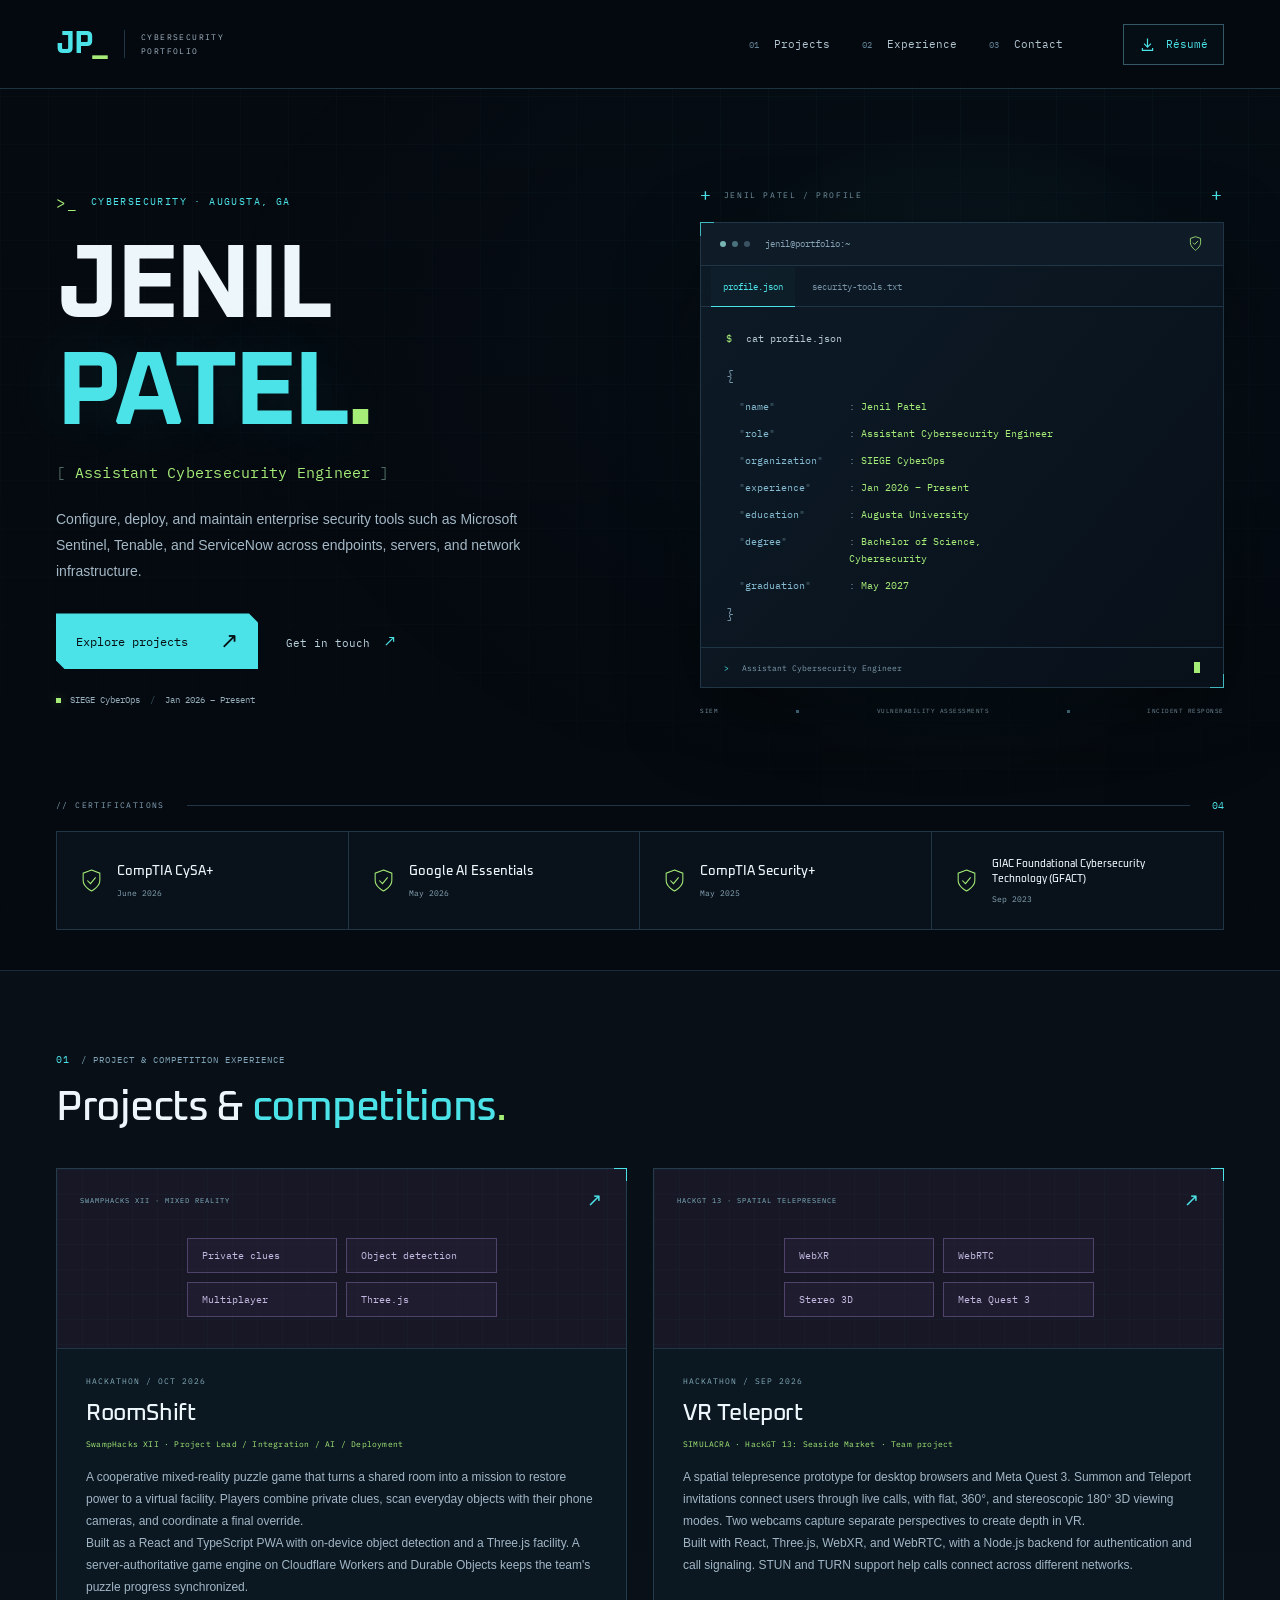
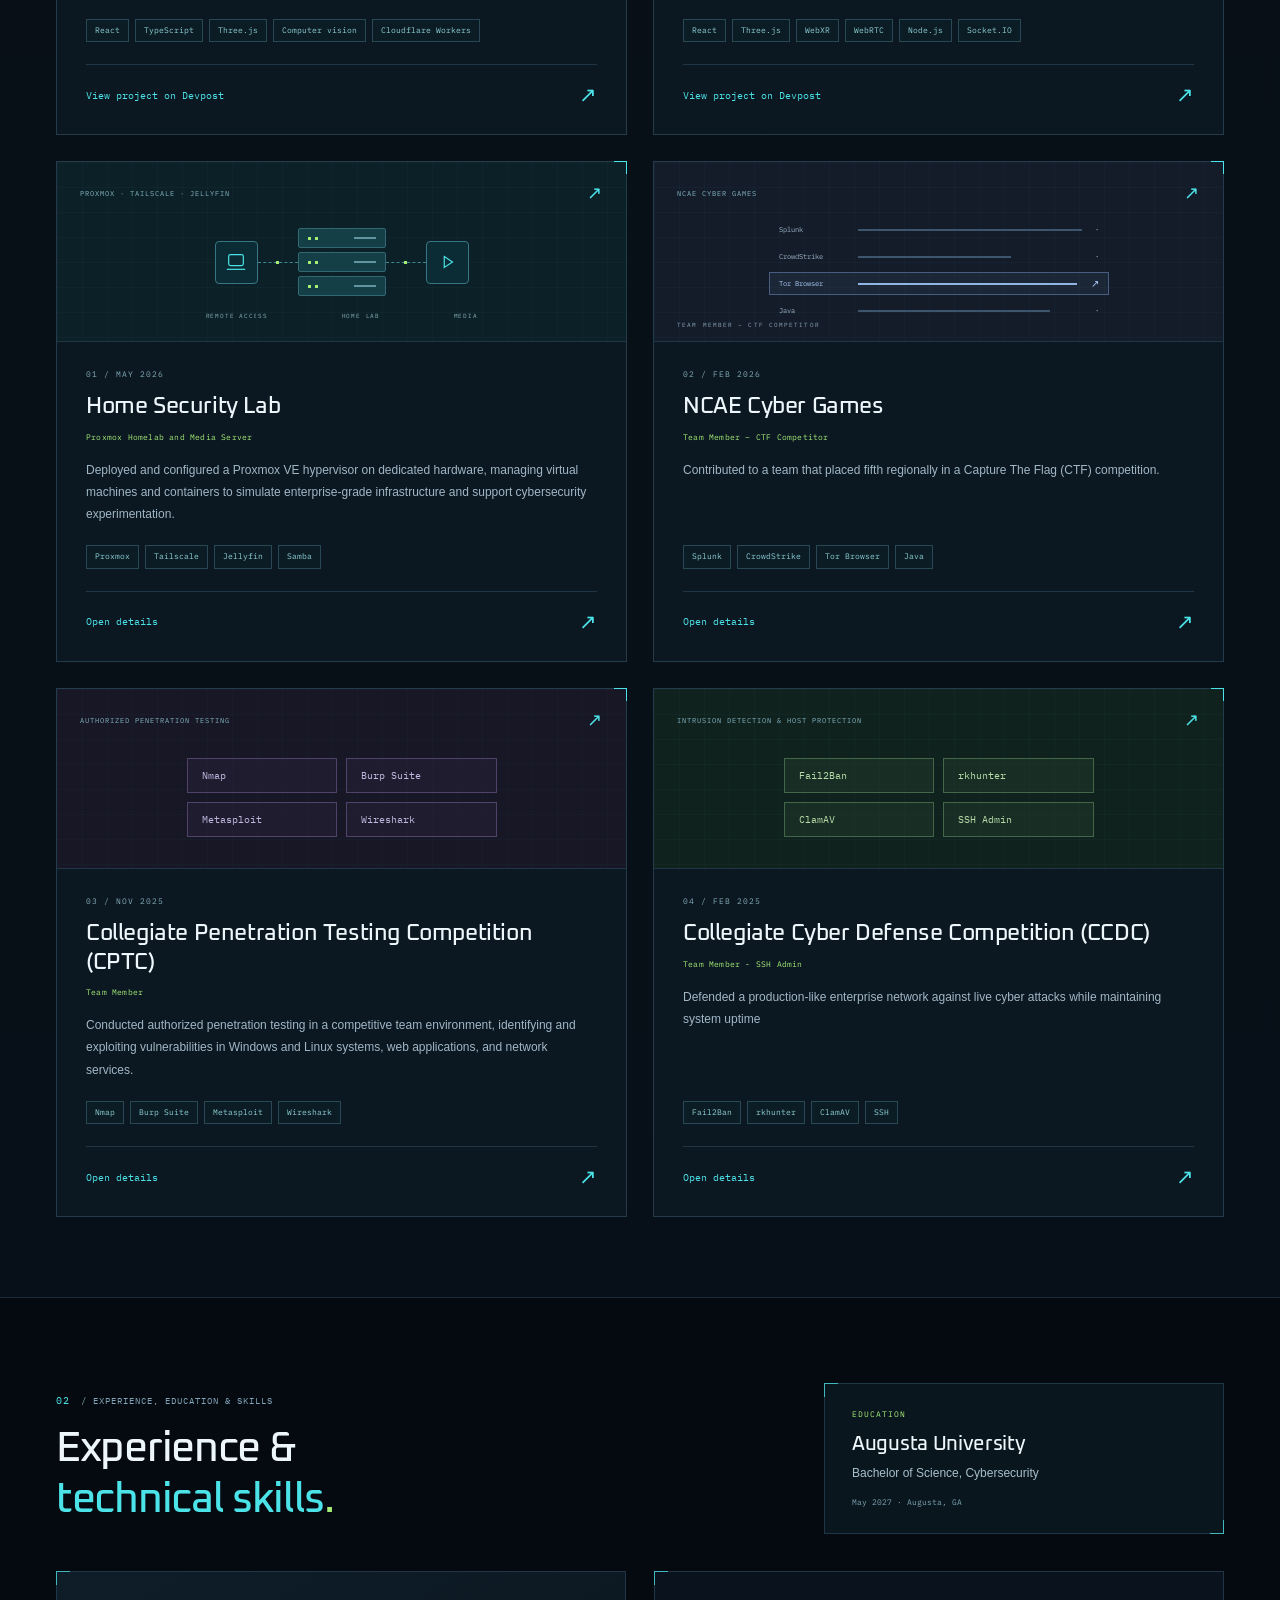
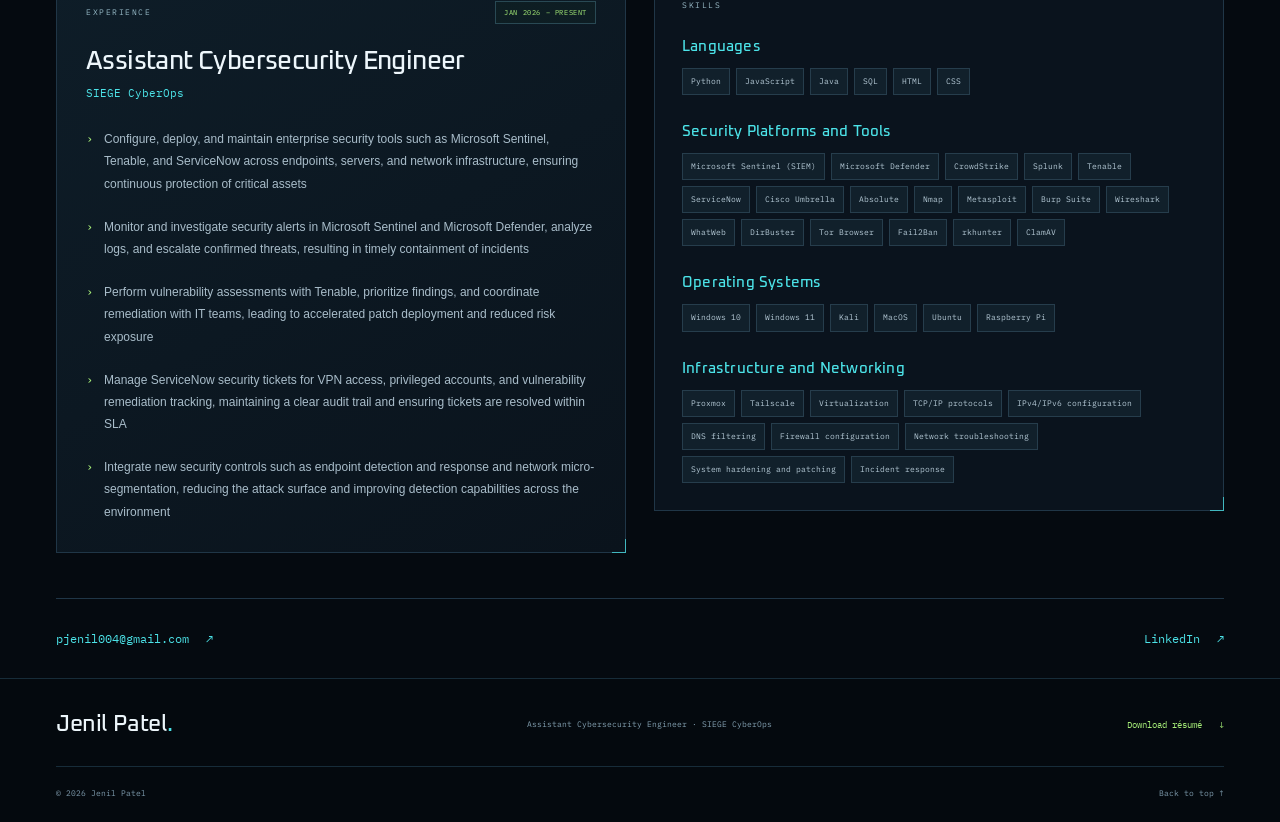
<file: index.html>
<!doctype html>
<html lang="en">
<head>
  <meta charset="UTF-8">
  <meta name="viewport" content="width=device-width, initial-scale=1">
  <meta name="theme-color" content="#050a10">
  <meta name="description" content="Jenil Patel — Assistant Cybersecurity Engineer at SIEGE CyberOps. Education, certifications, project and competition experience, and technical skills.">
  <meta property="og:title" content="Jenil Patel | Assistant Cybersecurity Engineer">
  <meta property="og:description" content="Assistant Cybersecurity Engineer at SIEGE CyberOps. Proxmox homelab, NCAE Cyber Games, CPTC, and CCDC experience.">
  <meta property="og:type" content="website">
  <title>Jenil Patel — Assistant Cybersecurity Engineer </title>
  <link rel="icon" href="./favicon.svg" type="image/svg+xml">
  <link rel="preload" href="./fonts/oxanium-bold.ttf" as="font" type="font/ttf" crossorigin>
  <link rel="stylesheet" href="./styles.css?v=original-restored">
  <script src="./app.js" defer></script>
</head>
<body>
<div class="ambient-grid" aria-hidden="true"></div>
<a class="skip" href="#main">Skip to content</a>
<header class="header"><div class="shell nav-inner">
  <a class="identity" href="#home" aria-label="Jenil Patel, home"><span class="monogram">JP<span>_</span></span><span class="identity-label">CYBERSECURITY<br>PORTFOLIO</span></a>
  <nav aria-label="Main navigation"><a href="#work"><span>01</span> Projects</a><a href="#about"><span>02</span> Experience</a><a href="#contact"><span>03</span> Contact</a></nav>
  <a class="brief-link" href="/resume"><svg viewBox="0 0 20 20" fill="none" aria-hidden="true"><path d="M10 3v10m-4-4 4 4 4-4M4 14v3h12v-3" stroke="currentColor" stroke-width="1.4"/></svg><span>Résumé</span></a>
</div></header>
<main id="main">
  <section id="home" class="hero" aria-labelledby="hero-title">
    <div class="shell hero-grid">
      <div class="hero-copy">
        <p class="eyebrow"><span class="prompt-mark">&gt;_</span> CYBERSECURITY · AUGUSTA, GA</p>
        <h1 id="hero-title">JENIL<br><span>PATEL<span class="name-period">.</span></span></h1>
        <p class="hero-role"><span aria-hidden="true">[</span> Assistant Cybersecurity Engineer <span aria-hidden="true">]</span></p>
        <p class="hero-description">Configure, deploy, and maintain enterprise security tools such as Microsoft Sentinel, Tenable, and ServiceNow across endpoints, servers, and network infrastructure.</p>
        <div class="hero-actions"><a class="primary-button" href="#work">Explore projects <span aria-hidden="true">↗</span></a><a class="secondary-link" href="mailto:pjenil004@gmail.com">Get in touch <span aria-hidden="true">↗</span></a></div>
        <div class="hero-note"><span class="status-dot"></span> SIEGE CyberOps <span class="note-divider">/</span> Jan 2026 – Present</div>
      </div>
      <div class="terminal-wrap">
        <div class="terminal-label"><span class="mini-cross" aria-hidden="true">+</span><span>JENIL PATEL / PROFILE</span><span class="terminal-mark" aria-hidden="true">+</span></div>
        <div class="terminal tech-panel">
          <div class="terminal-chrome"><div class="window-dots" aria-hidden="true"><i></i><i></i><i></i></div><span>jenil@portfolio:~</span><svg viewBox="0 0 20 20" fill="none" aria-hidden="true"><path d="m10 2 6 2v5c0 5-6 9-6 9S4 14 4 9V4l6-2Z" stroke="currentColor"/><path d="m7 9 2 2 4-4" stroke="currentColor"/></svg></div>
          <div class="terminal-tabs" role="tablist" aria-label="Profile terminal"><button id="profile-tab" type="button" role="tab" aria-selected="true" aria-controls="profile-panel" data-terminal="profile">profile.json</button><button id="stack-tab" type="button" role="tab" aria-selected="false" aria-controls="stack-panel" tabindex="-1" data-terminal="stack">security-tools.txt</button></div>
          <div id="profile-panel" class="terminal-content" role="tabpanel" aria-labelledby="profile-tab" tabindex="0">
            <div class="terminal-command"><span>$</span> cat profile.json</div>
            <div class="json-brace" aria-hidden="true">{</div>
            <dl class="profile-data"><div><dt>name</dt><dd>Jenil Patel</dd></div><div><dt>role</dt><dd> Assistant Cybersecurity Engineer</dd></div><div><dt>organization</dt><dd>SIEGE CyberOps</dd></div><div><dt>experience</dt><dd>Jan 2026 – Present</dd></div><div><dt>education</dt><dd>Augusta University</dd></div><div><dt>degree</dt><dd>Bachelor of Science,<br>Cybersecurity</dd></div><div><dt>graduation</dt><dd>May 2027</dd></div></dl>
            <div class="json-brace" aria-hidden="true">}</div>
          </div>
          <div id="stack-panel" class="terminal-content" role="tabpanel" aria-labelledby="stack-tab" tabindex="0" hidden>
            <div class="terminal-command"><span>$</span> cat security-tools.txt</div>
            <ul class="terminal-stack"><li>Microsoft Sentinel (SIEM)</li><li>Microsoft Defender</li><li>CrowdStrike</li><li>Splunk</li><li>Tenable</li><li>ServiceNow</li><li>Cisco Umbrella</li><li>Absolute</li></ul>
          </div>
          <div class="terminal-footer"><span><span aria-hidden="true">&gt;</span> Assistant Cybersecurity Engineer</span><span class="terminal-cursor" aria-hidden="true"></span></div>
        </div>
        <div class="terminal-caption"><span>SIEM</span><i aria-hidden="true"></i><span>VULNERABILITY ASSESSMENTS</span><i aria-hidden="true"></i><span>INCIDENT RESPONSE</span></div>
      </div>
    </div>
    <div class="shell cert-heading"><span class="eyebrow">// CERTIFICATIONS</span><span class="cert-rule" aria-hidden="true"></span><span class="cert-count">04</span></div>
    <div class="shell credentials" aria-label="Certifications"><div class="credential"><svg viewBox="0 0 24 24" fill="none" aria-hidden="true"><path d="m12 2 8 3v7c0 6-8 10-8 10S4 18 4 12V5l8-3Z" stroke="currentColor"/><path d="m8 12 3 3 5-6" stroke="currentColor"/></svg><div><strong>CompTIA CySA+</strong><span>June 2026</span></div></div><div class="credential"><svg viewBox="0 0 24 24" fill="none" aria-hidden="true"><path d="m12 2 8 3v7c0 6-8 10-8 10S4 18 4 12V5l8-3Z" stroke="currentColor"/><path d="m8 12 3 3 5-6" stroke="currentColor"/></svg><div><strong>Google AI Essentials</strong><span>May 2026</span></div></div><div class="credential"><svg viewBox="0 0 24 24" fill="none" aria-hidden="true"><path d="m12 2 8 3v7c0 6-8 10-8 10S4 18 4 12V5l8-3Z" stroke="currentColor"/><path d="m8 12 3 3 5-6" stroke="currentColor"/></svg><div><strong>CompTIA Security+</strong><span>May 2025</span></div></div><div class="credential"><svg viewBox="0 0 24 24" fill="none" aria-hidden="true"><path d="m12 2 8 3v7c0 6-8 10-8 10S4 18 4 12V5l8-3Z" stroke="currentColor"/><path d="m8 12 3 3 5-6" stroke="currentColor"/></svg><div><strong>GIAC Foundational Cybersecurity Technology (GFACT)</strong><span>Sep 2023</span></div></div></div>
  </section>
  <section id="work" class="work-section" aria-labelledby="work-title"><div class="shell">
    <div class="section-heading"><div><p class="eyebrow"><span class="section-index">01</span> / PROJECT &amp; COMPETITION EXPERIENCE</p><h2 id="work-title">Projects &amp; <em>competitions</em><span class="heading-dot">.</span></h2></div></div>
    <div class="project-grid"><article class="project">
<div class="project-visual tools-visual" aria-hidden="true"><div class="visual-top"><span>SWAMPHACKS XII · MIXED REALITY</span><span>↗</span></div><div class="visual-tool-grid"><span>Private clues</span><span>Object detection</span><span>Multiplayer</span><span>Three.js</span></div></div>
<div class="project-body"><div class="project-category">HACKATHON / OCT 2026</div><h3>RoomShift</h3><p class="project-role">SwampHacks XII · Project Lead / Integration / AI / Deployment</p>
<p>A cooperative mixed-reality puzzle game that turns a shared room into a mission to restore power to a virtual facility. Players combine private clues, scan everyday objects with their phone cameras, and coordinate a final override.</p>
<p>Built as a React and TypeScript PWA with on-device object detection and a Three.js facility. A server-authoritative game engine on Cloudflare Workers and Durable Objects keeps the team's puzzle progress synchronized.</p>
<div class="tags"><span>React</span><span>TypeScript</span><span>Three.js</span><span>Computer vision</span><span>Cloudflare Workers</span></div>
<a class="project-link" href="https://devpost.com/software/roomshift-0bgn94" target="_blank" rel="noopener noreferrer">View project on Devpost <span aria-hidden="true">↗</span></a></div></article><article class="project">
      <div class="project-visual tools-visual" aria-hidden="true">
        <div class="visual-top"><span>HACKGT 13 · SPATIAL TELEPRESENCE</span><span>↗</span></div>
        <div class="visual-tool-grid"><span>WebXR</span><span>WebRTC</span><span>Stereo 3D</span><span>Meta Quest 3</span></div>
      </div>
      <div class="project-body">
        <div class="project-category">HACKATHON / SEP 2026</div>
        <h3>VR Teleport</h3>
        <p class="project-role">SIMULACRA · HackGT 13: Seaside Market · Team project</p>
        <p>A spatial telepresence prototype for desktop browsers and Meta Quest 3. Summon and Teleport invitations connect users through live calls, with flat, 360°, and stereoscopic 180° 3D viewing modes. Two webcams capture separate perspectives to create depth in VR.</p>
        <p>Built with React, Three.js, WebXR, and WebRTC, with a Node.js backend for authentication and call signaling. STUN and TURN support help calls connect across different networks.</p>
        <div class="tags"><span>React</span><span>Three.js</span><span>WebXR</span><span>WebRTC</span><span>Node.js</span><span>Socket.IO</span></div>
        <a class="project-link" href="https://devpost.com/software/vr-teleport" target="_blank" rel="noopener noreferrer">View project on Devpost <span aria-hidden="true">↗</span></a>
      </div>
    </article><article class="project"><div class="project-visual infra-visual" aria-hidden="true"><div class="visual-top"><span>PROXMOX · TAILSCALE · JELLYFIN</span><span>↗</span></div><div class="infra-diagram"><div class="network-node remote"><svg viewBox="0 0 24 24"><rect x="4" y="4" width="16" height="12" rx="2"/><path d="M2 20h20"/></svg></div><div class="network-connector"><span></span></div><div class="server-stack"><div><i></i><i></i><span></span></div><div><i></i><i></i><span></span></div><div><i></i><i></i><span></span></div></div><div class="network-connector"><span></span></div><div class="network-node"><svg viewBox="0 0 24 24"><path d="m9 6 9 6-9 6V6Z"/></svg></div></div><div class="infra-labels"><span>REMOTE ACCESS</span><span>HOME LAB</span><span>MEDIA</span></div></div><div class="project-body"><div class="project-category">01 / MAY 2026</div><h3>Home Security Lab</h3><p class="project-role">Proxmox Homelab and Media Server</p><p>Deployed and configured a Proxmox VE hypervisor on dedicated hardware, managing virtual machines and containers to simulate enterprise-grade infrastructure and support cybersecurity experimentation.</p><div class="tags"><span>Proxmox</span><span>Tailscale</span><span>Jellyfin</span><span>Samba</span></div><button class="project-link" data-project="homelab">Open details <span aria-hidden="true">↗</span></button></div></article><article class="project"><div class="project-visual analysis-visual" aria-hidden="true"><div class="visual-top"><span>NCAE CYBER GAMES</span><span>↗</span></div><div class="log-visual"><div class="log-row"><span>Splunk</span><i style="--w:75%"></i><b>·</b></div><div class="log-row"><span>CrowdStrike</span><i style="--w:48%"></i><b>·</b></div><div class="log-row log-highlight"><span>Tor Browser</span><i style="--w:86%"></i><b>↗</b></div><div class="log-row"><span>Java</span><i style="--w:60%"></i><b>·</b></div></div><div class="visual-caption">TEAM MEMBER – CTF COMPETITOR</div></div><div class="project-body"><div class="project-category">02 / FEB 2026</div><h3>NCAE Cyber Games</h3><p class="project-role">Team Member – CTF Competitor</p><p>Contributed to a team that placed fifth regionally in a Capture The Flag (CTF) competition.</p><div class="tags"><span>Splunk</span><span>CrowdStrike</span><span>Tor Browser</span><span>Java</span></div><button class="project-link" data-project="ncae">Open details <span aria-hidden="true">↗</span></button></div></article><article class="project"><div class="project-visual tools-visual " aria-hidden="true"><div class="visual-top"><span>AUTHORIZED PENETRATION TESTING</span><span>↗</span></div><div class="visual-tool-grid"><span>Nmap</span><span>Burp Suite</span><span>Metasploit</span><span>Wireshark</span></div></div><div class="project-body"><div class="project-category">03 / NOV 2025</div><h3>Collegiate Penetration Testing Competition (CPTC)</h3><p class="project-role">Team Member</p><p>Conducted authorized penetration testing in a competitive team environment, identifying and exploiting vulnerabilities in Windows and Linux systems, web applications, and network services.</p><div class="tags"><span>Nmap</span><span>Burp Suite</span><span>Metasploit</span><span>Wireshark</span></div><button class="project-link" data-project="cptc">Open details <span aria-hidden="true">↗</span></button></div></article><article class="project"><div class="project-visual tools-visual defense-visual" aria-hidden="true"><div class="visual-top"><span>INTRUSION DETECTION &amp; HOST PROTECTION</span><span>↗</span></div><div class="visual-tool-grid"><span>Fail2Ban</span><span>rkhunter</span><span>ClamAV</span><span>SSH Admin</span></div></div><div class="project-body"><div class="project-category">04 / FEB 2025</div><h3>Collegiate Cyber Defense Competition (CCDC)</h3><p class="project-role">Team Member - SSH Admin</p><p>Defended a production-like enterprise network against live cyber attacks while maintaining system uptime</p><div class="tags"><span>Fail2Ban</span><span>rkhunter</span><span>ClamAV</span><span>SSH</span></div><button class="project-link" data-project="ccdc">Open details <span aria-hidden="true">↗</span></button></div></article></div>
  </div></section>
  <section id="about" class="about-section" aria-labelledby="about-title"><div class="shell">
    <div class="section-heading"><div><p class="eyebrow"><span class="section-index">02</span> / EXPERIENCE, EDUCATION &amp; SKILLS</p><h2 id="about-title">Experience &amp;<br><em>technical skills</em><span class="heading-dot">.</span></h2></div><div class="education tech-panel"><p class="eyebrow">EDUCATION</p><h3>Augusta University</h3><p>Bachelor of Science, Cybersecurity</p><span>May 2027 · Augusta, GA</span></div></div>
    <div class="experience-grid">
      <div class="soc-experience tech-panel"><div class="experience-heading"><span class="eyebrow">EXPERIENCE</span><span class="date-tag">JAN 2026 – PRESENT</span></div><h3>Assistant Cybersecurity Engineer</h3><p class="organization">SIEGE CyberOps</p><ul class="experience-bullets"><li>Configure, deploy, and maintain enterprise security tools such as Microsoft Sentinel, Tenable, and ServiceNow across endpoints, servers, and network infrastructure, ensuring continuous protection of critical assets</li><li>Monitor and investigate security alerts in Microsoft Sentinel and Microsoft Defender, analyze logs, and escalate confirmed threats, resulting in timely containment of incidents</li><li>Perform vulnerability assessments with Tenable, prioritize findings, and coordinate remediation with IT teams, leading to accelerated patch deployment and reduced risk exposure</li><li>Manage ServiceNow security tickets for VPN access, privileged accounts, and vulnerability remediation tracking, maintaining a clear audit trail and ensuring tickets are resolved within SLA</li><li>Integrate new security controls such as endpoint detection and response and network micro-segmentation, reducing the attack surface and improving detection capabilities across the environment</li></ul></div>
      <div class="skills tech-panel"><p class="eyebrow">SKILLS</p><div class="skill-group"><h3>Languages</h3><div class="tool-grid"><span>Python</span><span>JavaScript</span><span>Java</span><span>SQL</span><span>HTML</span><span>CSS</span></div></div><div class="skill-group"><h3>Security Platforms and Tools</h3><div class="tool-grid"><span>Microsoft Sentinel (SIEM)</span><span>Microsoft Defender</span><span>CrowdStrike</span><span>Splunk</span><span>Tenable</span><span>ServiceNow</span><span>Cisco Umbrella</span><span>Absolute</span><span>Nmap</span><span>Metasploit</span><span>Burp Suite</span><span>Wireshark</span><span>WhatWeb</span><span>DirBuster</span><span>Tor Browser</span><span>Fail2Ban</span><span>rkhunter</span><span>ClamAV</span></div></div><div class="skill-group"><h3>Operating Systems</h3><div class="tool-grid"><span>Windows 10</span><span>Windows 11</span><span>Kali</span><span>MacOS</span><span>Ubuntu</span><span>Raspberry Pi</span></div></div><div class="skill-group"><h3>Infrastructure and Networking</h3><div class="tool-grid"><span>Proxmox</span><span>Tailscale</span><span>Virtualization</span><span>TCP/IP protocols</span><span>IPv4/IPv6 configuration</span><span>DNS filtering</span><span>Firewall configuration</span><span>Network troubleshooting</span><span>System hardening and patching</span><span>Incident response</span></div></div></div>
    </div>
    <div id="contact" class="contact-strip"><a href="mailto:pjenil004@gmail.com">pjenil004@gmail.com <span aria-hidden="true">↗</span></a><a href="https://www.linkedin.com/in/jeni1-patel/" target="_blank" rel="noopener noreferrer">LinkedIn <span aria-hidden="true">↗</span></a></div>
  </div></section>

</main>
<footer><div class="shell footer-inner"><a href="#home" class="footer-name">Jenil Patel<span>.</span></a><p>Assistant Cybersecurity Engineer · SIEGE CyberOps</p><a href="./Jenil-Patel-Resume.pdf" download>Download résumé <span aria-hidden="true">↓</span></a></div><div class="shell footer-bottom"><span>© 2026 Jenil Patel</span><a href="#home">Back to top ↑</a></div></footer>
<dialog id="project-dialog" aria-labelledby="dialog-title"><button class="dialog-close" aria-label="Close project details">✕</button><div class="dialog-content"><p id="dialog-category" class="eyebrow"></p><h2 id="dialog-title"></h2><p id="dialog-intro" class="dialog-intro"></p><ul id="dialog-details"></ul><div id="dialog-tags" class="tags"></div><a class="dialog-footnote" href="./Jenil-Patel-Resume.pdf" download>Download résumé ↓</a></div></dialog>
<!-- Cloudflare Web Analytics -->
<script type="module" src="https://static.cloudflareinsights.com/beacon.min.js" data-cf-beacon='{"token": "eb504ef2a887415ca634a915cc1876cf"}'></script>
<!-- End Cloudflare Web Analytics -->
</body>
</html>
</file>
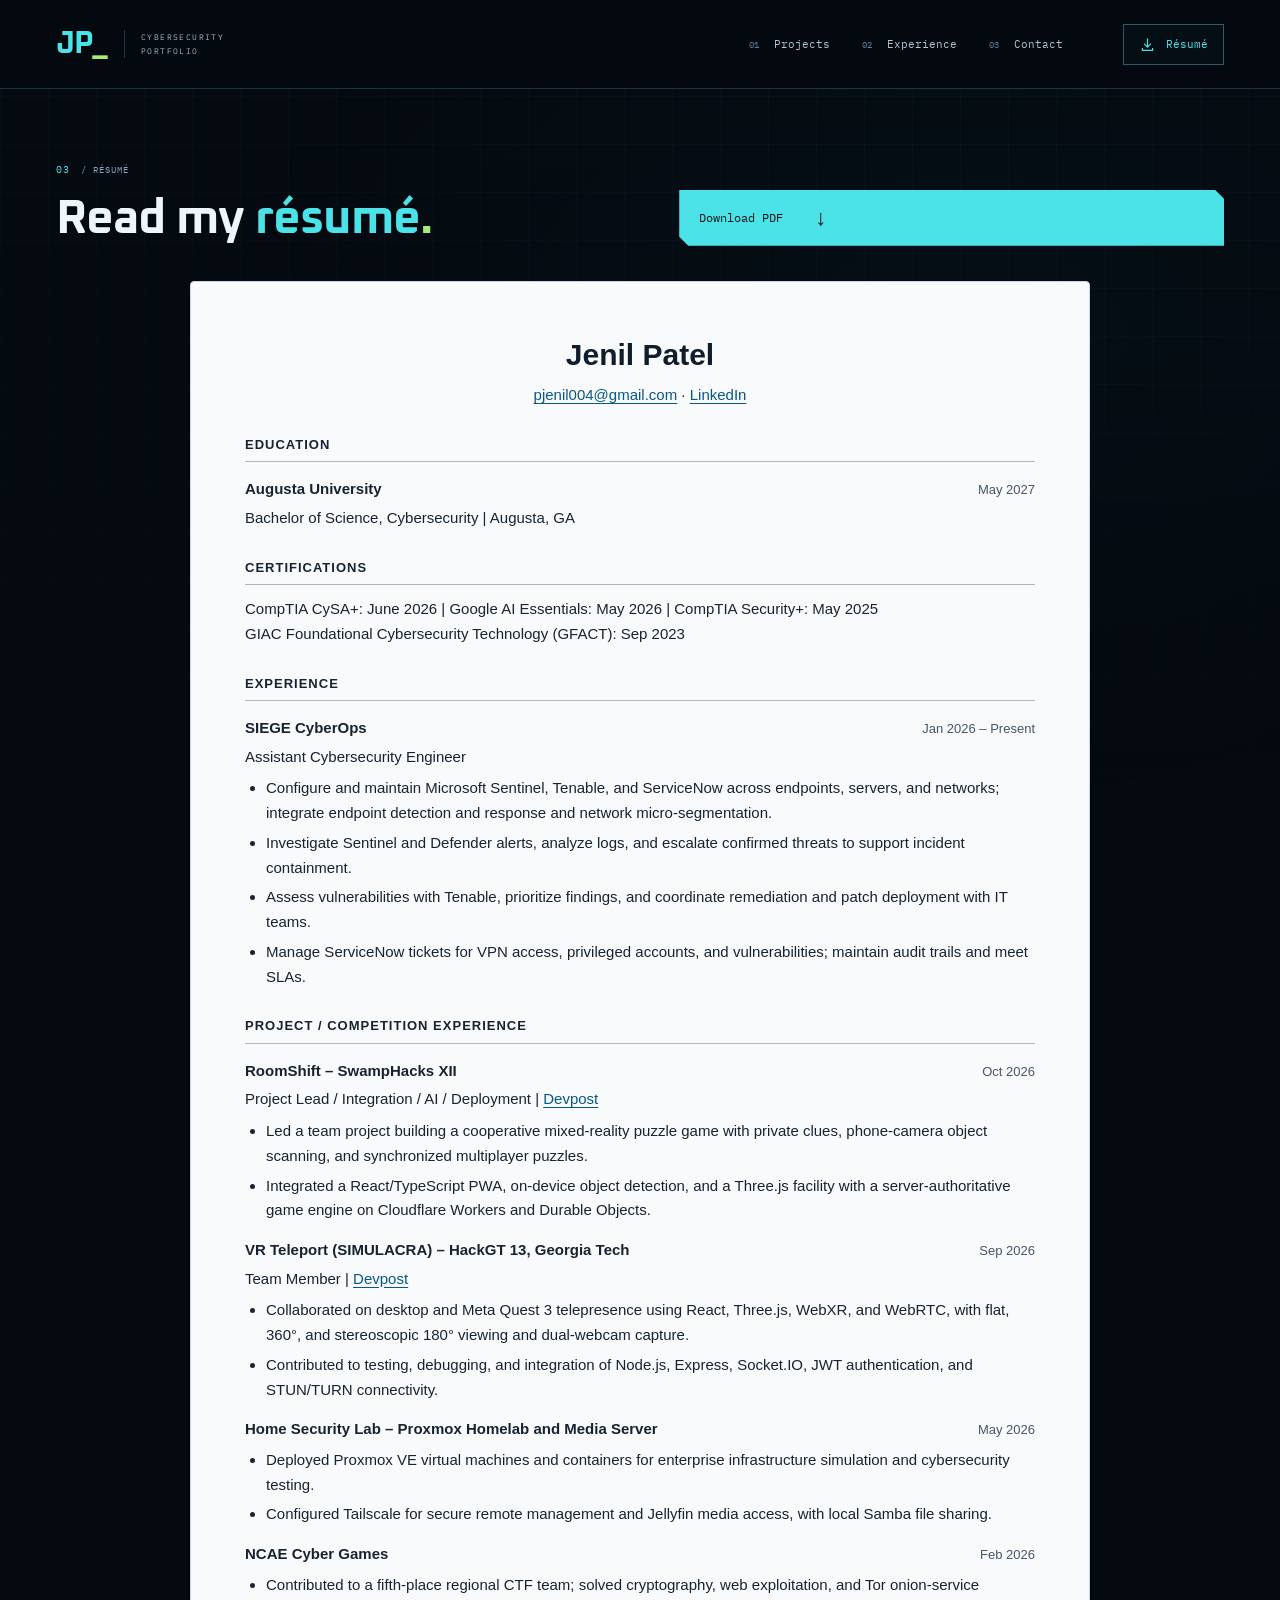
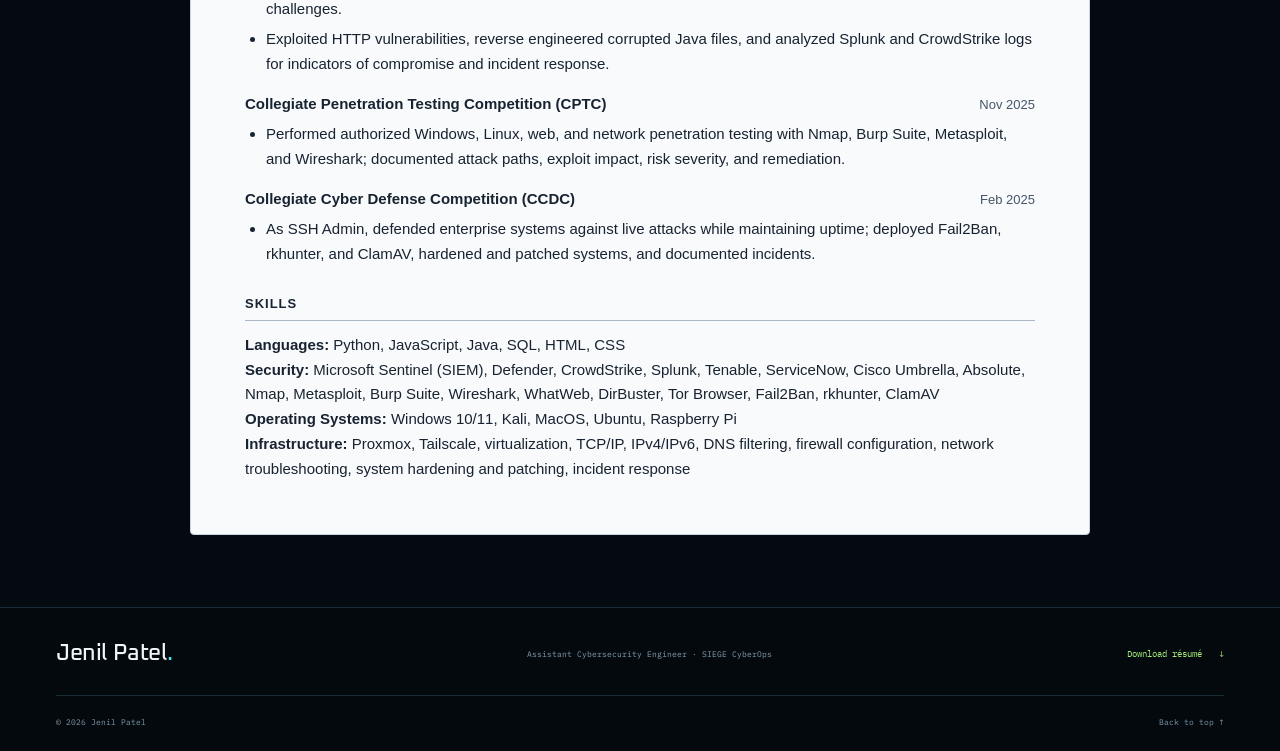
<file: resume/index.html>
<!doctype html>
<html lang="en">
<head>
  <meta charset="UTF-8">
  <meta name="viewport" content="width=device-width, initial-scale=1">
  <meta name="theme-color" content="#050a10">
  <meta name="description" content="Read Jenil Patel’s résumé: cybersecurity experience, certifications, technical skills, and hackathon projects.">
  <meta property="og:title" content="Résumé | Jenil Patel">
  <meta property="og:description" content="Assistant Cybersecurity Engineer at SIEGE CyberOps. Proxmox homelab, NCAE Cyber Games, CPTC, and CCDC experience.">
  <meta property="og:type" content="website">
  <title>Résumé | Jenil Patel</title>
  <link rel="icon" href="/favicon.svg" type="image/svg+xml">
  <link rel="preload" href="/fonts/oxanium-bold.ttf" as="font" type="font/ttf" crossorigin>
  <link rel="stylesheet" href="/styles.css?v=original-restored">
  </head>
<body class="resume-page">
<div class="ambient-grid" aria-hidden="true"></div>
<a class="skip" href="#main">Skip to content</a>
<header class="header"><div class="shell nav-inner">
  <a class="identity" href="/#home" aria-label="Jenil Patel, home"><span class="monogram">JP<span>_</span></span><span class="identity-label">CYBERSECURITY<br>PORTFOLIO</span></a>
  <nav aria-label="Main navigation"><a href="/#work"><span>01</span> Projects</a><a href="/#about"><span>02</span> Experience</a><a href="/#contact"><span>03</span> Contact</a></nav>
  <a class="brief-link" href="/resume" aria-current="page"><svg viewBox="0 0 20 20" fill="none" aria-hidden="true"><path d="M10 3v10m-4-4 4 4 4-4M4 14v3h12v-3" stroke="currentColor" stroke-width="1.4"/></svg><span>Résumé</span></a>
</div></header>
<main id="main"><section id="resume" class="resume-section" aria-labelledby="resume-title"><div class="shell"><div class="section-heading"><div><p class="eyebrow"><span class="section-index">03</span> / RÉSUMÉ</p><h1 id="resume-title">Read my <em>résumé</em><span class="heading-dot">.</span></h1></div><a class="primary-button" href="/Jenil-Patel-Resume.pdf" download>Download PDF <span aria-hidden="true">↓</span></a></div><div class="resume-paper"><h3>Jenil Patel</h3><p class="resume-contact"><a href="mailto:pjenil004@gmail.com">pjenil004@gmail.com</a> · <a href="https://www.linkedin.com/in/jeni1-patel/">LinkedIn</a></p><h4>EDUCATION</h4><div class="resume-entry"><h5>Augusta University</h5><span>May 2027</span></div><p>Bachelor of Science, Cybersecurity | Augusta, GA</p><h4>CERTIFICATIONS</h4><p>CompTIA CySA+: June 2026 | Google AI Essentials: May 2026 | CompTIA Security+: May 2025<br/>GIAC Foundational Cybersecurity Technology (GFACT): Sep 2023</p><h4>EXPERIENCE</h4><div class="resume-entry"><h5>SIEGE CyberOps</h5><span>Jan 2026 – Present</span></div><p>Assistant Cybersecurity Engineer</p><ul><li>Configure and maintain Microsoft Sentinel, Tenable, and ServiceNow across endpoints, servers, and networks; integrate endpoint detection and response and network micro-segmentation.</li><li>Investigate Sentinel and Defender alerts, analyze logs, and escalate confirmed threats to support incident containment.</li><li>Assess vulnerabilities with Tenable, prioritize findings, and coordinate remediation and patch deployment with IT teams.</li><li>Manage ServiceNow tickets for VPN access, privileged accounts, and vulnerabilities; maintain audit trails and meet SLAs.</li></ul><h4>PROJECT / COMPETITION EXPERIENCE</h4><div class="resume-entry"><h5>RoomShift – SwampHacks XII</h5><span>Oct 2026</span></div><p>Project Lead / Integration / AI / Deployment | <a href="https://devpost.com/software/roomshift-0bgn94">Devpost</a></p><ul><li>Led a team project building a cooperative mixed-reality puzzle game with private clues, phone-camera object scanning, and synchronized multiplayer puzzles.</li><li>Integrated a React/TypeScript PWA, on-device object detection, and a Three.js facility with a server-authoritative game engine on Cloudflare Workers and Durable Objects.</li></ul><div class="resume-entry"><h5>VR Teleport (SIMULACRA) – HackGT 13, Georgia Tech</h5><span>Sep 2026</span></div><p>Team Member | <a href="https://devpost.com/software/vr-teleport">Devpost</a></p><ul><li>Collaborated on desktop and Meta Quest 3 telepresence using React, Three.js, WebXR, and WebRTC, with flat, 360°, and stereoscopic 180° viewing and dual-webcam capture.</li><li>Contributed to testing, debugging, and integration of Node.js, Express, Socket.IO, JWT authentication, and STUN/TURN connectivity.</li></ul><div class="resume-entry"><h5>Home Security Lab – Proxmox Homelab and Media Server</h5><span>May 2026</span></div><ul><li>Deployed Proxmox VE virtual machines and containers for enterprise infrastructure simulation and cybersecurity testing.</li><li>Configured Tailscale for secure remote management and Jellyfin media access, with local Samba file sharing.</li></ul><div class="resume-entry"><h5>NCAE Cyber Games</h5><span>Feb 2026</span></div><ul><li>Contributed to a fifth-place regional CTF team; solved cryptography, web exploitation, and Tor onion-service challenges.</li><li>Exploited HTTP vulnerabilities, reverse engineered corrupted Java files, and analyzed Splunk and CrowdStrike logs for indicators of compromise and incident response.</li></ul><div class="resume-entry"><h5>Collegiate Penetration Testing Competition (CPTC)</h5><span>Nov 2025</span></div><ul><li>Performed authorized Windows, Linux, web, and network penetration testing with Nmap, Burp Suite, Metasploit, and Wireshark; documented attack paths, exploit impact, risk severity, and remediation.</li></ul><div class="resume-entry"><h5>Collegiate Cyber Defense Competition (CCDC)</h5><span>Feb 2025</span></div><ul><li>As SSH Admin, defended enterprise systems against live attacks while maintaining uptime; deployed Fail2Ban, rkhunter, and ClamAV, hardened and patched systems, and documented incidents.</li></ul><h4>SKILLS</h4><p><b>Languages:</b> Python, JavaScript, Java, SQL, HTML, CSS<br/><b>Security:</b> Microsoft Sentinel (SIEM), Defender, CrowdStrike, Splunk, Tenable, ServiceNow, Cisco Umbrella, Absolute, Nmap, Metasploit, Burp Suite, Wireshark, WhatWeb, DirBuster, Tor Browser, Fail2Ban, rkhunter, ClamAV<br/><b>Operating Systems:</b> Windows 10/11, Kali, MacOS, Ubuntu, Raspberry Pi<br/><b>Infrastructure:</b> Proxmox, Tailscale, virtualization, TCP/IP, IPv4/IPv6, DNS filtering, firewall configuration, network troubleshooting, system hardening and patching, incident response</p></div></div></section></main>
<footer><div class="shell footer-inner"><a href="/#home" class="footer-name">Jenil Patel<span>.</span></a><p>Assistant Cybersecurity Engineer · SIEGE CyberOps</p><a href="/Jenil-Patel-Resume.pdf" download>Download résumé <span aria-hidden="true">↓</span></a></div><div class="shell footer-bottom"><span>© 2026 Jenil Patel</span><a href="/#home">Back to top ↑</a></div></footer>
<!-- Cloudflare Web Analytics -->
<script type="module" src="https://static.cloudflareinsights.com/beacon.min.js" data-cf-beacon='{"token": "eb504ef2a887415ca634a915cc1876cf"}'></script>
<!-- End Cloudflare Web Analytics -->
</body>
</html>
</file>
<file: styles.css>
@font-face{font-family:Oxanium;src:url('./fonts/oxanium-bold.ttf') format('truetype');font-style:normal;font-weight:700;font-display:swap}
@font-face{font-family:Oxanium;src:url('./fonts/oxanium-medium.ttf') format('truetype');font-style:normal;font-weight:500;font-display:swap}
@font-face{font-family:'Plex Mono';src:url('./fonts/plex-mono-regular.ttf') format('truetype');font-style:normal;font-weight:400;font-display:swap}
:root{--bg:#050a10;--panel:#0a131d;--panel2:#0e1b27;--cyan:#4ce3e8;--green:#a6ed78;--white:#edf6fb;--muted:#9eb1c1;--line:#203647;--mono:'Plex Mono',Consolas,monospace;--display:Oxanium,Arial,sans-serif;--body:Arial,Helvetica,sans-serif}
*{box-sizing:border-box}html{scroll-behavior:smooth;scroll-padding-top:105px}body{margin:0;background:var(--bg);color:var(--white);font-family:var(--body);-webkit-font-smoothing:antialiased}body.modal-open{overflow:hidden}a{color:inherit;text-decoration:none}button{font:inherit;cursor:pointer}a,button{-webkit-tap-highlight-color:transparent}a:focus-visible,button:focus-visible,[tabindex]:focus-visible{outline:2px solid var(--green);outline-offset:5px}::selection{background:var(--cyan);color:var(--bg)}[hidden]{display:none!important}.shell{width:min(1240px,calc(100% - 112px));margin:0 auto}.skip{position:fixed;z-index:100;top:-100px;left:15px;background:var(--cyan);color:var(--bg);padding:14px;font-family:var(--mono);font-size:12px}.skip:focus{top:15px}
.ambient-grid{position:absolute;z-index:-1;top:0;left:0;width:100%;height:1000px;pointer-events:none;background-image:linear-gradient(#55dfea06 1px,transparent 1px),linear-gradient(90deg,#55dfea06 1px,transparent 1px),radial-gradient(ellipse at 75% 35%,#13677315,transparent 55%);background-size:48px 48px,48px 48px,auto;mask-image:linear-gradient(#000,transparent)}
.header{position:sticky;top:0;z-index:20;background:#050a10ed;border-bottom:1px solid #1c3340;backdrop-filter:blur(16px)}.nav-inner{height:88px;display:flex;align-items:center;justify-content:space-between;gap:30px}.identity{display:flex;align-items:center;gap:16px}.monogram{font-family:var(--display);font-size:31px;font-weight:700;letter-spacing:-1px;color:var(--cyan)}.monogram>span{color:var(--green)}.identity-label{font-family:var(--mono);font-size:8px;line-height:1.8;letter-spacing:1.4px;color:#a3b6c5;border-left:1px solid var(--line);padding-left:16px}nav{display:flex;align-items:center;gap:32px;margin-left:auto;margin-right:30px}nav a{font-family:var(--mono);font-size:11px;color:#b2c4ce;transition:color .2s}nav a>span{font-size:9px;color:#608093;margin-right:8px}nav a:hover,nav a[aria-current]{color:var(--cyan)}.brief-link{font-family:var(--mono);font-size:11px;display:flex;align-items:center;gap:10px;padding:11px 15px;border:1px solid #355867;color:var(--cyan);background:#4ce3e805;transition:background .2s,border-color .2s}.brief-link:hover{background:#4ce3e813;border-color:var(--cyan)}.brief-link svg{width:17px;height:17px}
.hero{position:relative;overflow:hidden;padding-bottom:40px}.hero-grid{display:grid;grid-template-columns:1fr .92fr;gap:75px;align-items:center;padding-top:76px;padding-bottom:63px;min-height:710px}.eyebrow{font-family:var(--mono);font-weight:400;font-size:10px;line-height:1.7;letter-spacing:1.5px;margin:0;color:var(--cyan)}.hero .eyebrow{font-size:10px;letter-spacing:1.4px;display:flex;align-items:center;gap:12px}.prompt-mark{font-size:16px;color:var(--green);line-height:1}h1{font-family:var(--display);font-weight:700;font-size:clamp(78px,8.1vw,117px);line-height:1.03;letter-spacing:-4px;margin:24px 0 15px;position:relative}h1>span{color:var(--cyan);text-shadow:0 0 65px #4ce3e81c}.name-period{color:var(--green)}.hero-role{font-family:var(--mono);font-size:15px;letter-spacing:.25px;color:var(--green);margin:0}.hero-role>span{color:#516c62}.hero-description{font-size:14px;color:#a4b8c6;line-height:1.85;max-width:490px;margin:25px 0 29px}.hero-actions{display:flex;align-items:center;gap:28px}.primary-button{display:flex;align-items:center;gap:32px;padding:17px 20px;background:var(--cyan);color:#061014;font-family:var(--mono);font-size:12px;font-weight:400;clip-path:polygon(0 0,calc(100% - 9px) 0,100% 9px,100% 100%,9px 100%,0 calc(100% - 9px));transition:background .2s,transform .2s}.primary-button:hover{background:#9af3f6;transform:translateY(-2px)}.primary-button>span{font-family:var(--body);font-size:22px;line-height:1}.secondary-link{font-family:var(--mono);font-size:11px;color:#b9d1dc;white-space:nowrap}.secondary-link>span{padding-left:8px;color:var(--cyan);font-size:17px}.secondary-link:hover{color:var(--cyan)}.hero-note{display:flex;align-items:center;gap:9px;font-family:var(--mono);font-size:9px;color:#96adba;margin-top:24px;line-height:1.6}.status-dot{display:inline-block;width:5px;height:5px;flex:0 0 auto;background:var(--green);box-shadow:0 0 10px #a6ed7850}.note-divider{color:#3a5665;margin:0 1px}
.terminal-wrap{position:relative;min-width:0}.terminal-wrap::before{content:'';position:absolute;inset:-90px -80px;z-index:-1;background:radial-gradient(ellipse,#18a7b21c 0%,transparent 65%);pointer-events:none}.terminal-label{display:flex;align-items:center;gap:11px;margin:0 0 18px;font-family:var(--mono);font-size:8px;letter-spacing:1.6px;color:#7897a7}.mini-cross,.terminal-mark{color:var(--cyan);font-size:18px;line-height:1}.terminal-mark{margin-left:auto}.tech-panel{position:relative;background:var(--panel);border:1px solid var(--line)}.tech-panel::before{content:'';position:absolute;inset:-1px;pointer-events:none;background:linear-gradient(var(--cyan),var(--cyan)) top left/14px 1px no-repeat,linear-gradient(var(--cyan),var(--cyan)) top left/1px 14px no-repeat,linear-gradient(var(--cyan),var(--cyan)) bottom right/14px 1px no-repeat,linear-gradient(var(--cyan),var(--cyan)) bottom right/1px 14px no-repeat;opacity:.75}.terminal{background:linear-gradient(130deg,#0d1b27,#081019);box-shadow:0 25px 80px #0005}.terminal-chrome{height:43px;display:flex;align-items:center;gap:15px;padding:0 19px;border-bottom:1px solid var(--line);font-family:var(--mono);font-size:9px;color:#85a2b4;background:#0f1b27}.window-dots{display:flex;gap:6px}.window-dots i{width:6px;height:6px;border-radius:50%;background:#3a5262}.window-dots i:first-child{background:#77b5b3}.window-dots i:nth-child(2){background:#4a727d}.terminal-chrome>svg{height:17px;width:17px;margin-left:auto;color:var(--green)}.terminal-tabs{display:flex;border-bottom:1px solid var(--line);padding:0 10px;gap:5px}.terminal-tabs button{font-family:var(--mono);font-size:9px;background:transparent;color:#7893a5;border:0;border-bottom:1px solid transparent;padding:14px 12px;position:relative;bottom:-1px;transition:color .2s}.terminal-tabs button:hover{color:var(--white)}.terminal-tabs button[aria-selected=true]{color:var(--cyan);border-color:var(--cyan);background:#4ce3e805}.terminal-content{padding:23px 25px 21px;min-height:326px;font-family:var(--mono);font-size:10px;line-height:1.7}.terminal-command{color:#b5c8d2;margin-bottom:18px;font-size:10px}.terminal-command>span{color:var(--green);margin-right:8px}.json-brace{color:#7492a6;font-size:14px}.profile-data{margin:9px 0 9px 13px;display:grid;gap:10px}.profile-data>div{display:grid;grid-template-columns:105px 1fr;gap:5px}.profile-data dt{color:#85bbd1}.profile-data dt::before,.profile-data dt::after{content:'"';color:#517080}.profile-data dd{margin:0;color:var(--green)}.profile-data dd::before{content:': ';color:#7492a6}.terminal-footer{padding:14px 23px;border-top:1px solid var(--line);font-family:var(--mono);font-size:8px;color:#819cac;display:flex;justify-content:space-between;align-items:center}.terminal-footer>span>span{color:var(--cyan);padding-right:8px}.terminal-cursor{display:block;width:6px;height:11px;background:var(--green);animation:cursor-blink 1.5s steps(1,end) infinite}@keyframes cursor-blink{0%,65%{opacity:1}66%,100%{opacity:.25}}.terminal-caption{display:flex;align-items:center;justify-content:space-between;gap:8px;font-family:var(--mono);font-size:6px;letter-spacing:.5px;color:#84a1b1;margin-top:19px}.terminal-caption i{width:3px;height:3px;background:#467084}.terminal-stack{list-style:none;display:grid;gap:11px;margin:0;padding:0}.terminal-stack li{color:var(--green);font-size:10px}.terminal-stack li::before{content:'›';color:var(--cyan);margin-right:12px}
.cert-heading{display:flex;align-items:center;gap:22px;margin-bottom:18px}.cert-heading .eyebrow{font-size:8px;color:#85a4b7}.cert-rule{height:1px;background:var(--line);flex:1}.cert-count{color:var(--cyan);font-family:var(--mono);font-size:10px}.credentials{display:grid;grid-template-columns:repeat(4,minmax(0,1fr));gap:0;background:#0b151ebb;border:1px solid var(--line)}.credential{display:flex;align-items:center;gap:13px;min-width:0;padding:25px 22px;border-right:1px solid var(--line)}.credential:last-child{border-right:0}.credential>svg{width:25px;height:29px;color:var(--green);flex-shrink:0}.credential strong{display:block;font-family:var(--display);font-size:13px;font-weight:500;line-height:1.5}.credential:last-child strong{font-size:10px}.credential span{display:block;font-family:var(--mono);font-size:8px;color:#89a7b9;margin-top:7px}
.work-section{padding:80px 0;background:linear-gradient(180deg,#0b141d88,#071018);border-top:1px solid #1a2c38;border-bottom:1px solid #1a2c38}.section-heading{display:grid;grid-template-columns:1.1fr 1fr;align-items:end;gap:60px;margin-bottom:35px}.work-section .section-heading{display:block}.section-heading .eyebrow{font-size:9px;color:#81a4b8;letter-spacing:1px;margin-bottom:15px}.section-index{color:var(--cyan);font-size:10px;margin-right:5px}.section-heading h2{font-family:var(--display);font-size:42px;font-weight:500;letter-spacing:-1.3px;line-height:1.2;margin:0}em{font-style:normal;color:var(--cyan)}.heading-dot{color:var(--green)}.project-grid{display:grid;grid-template-columns:repeat(2,minmax(0,1fr));gap:26px}.project{display:flex;flex-direction:column;min-width:0;background:#0b1721;border:1px solid #233b4b;position:relative;transition:transform .25s,border-color .25s,box-shadow .25s}.project::after{content:'';position:absolute;right:-1px;top:-1px;height:12px;width:12px;border-top:1px solid var(--cyan);border-right:1px solid var(--cyan);pointer-events:none}.project:hover{transform:translateY(-4px);border-color:#4b9eab;box-shadow:0 12px 36px #0003}.project-visual{position:relative;height:180px;padding:17px 23px;overflow:hidden;border-bottom:1px solid var(--line);color:#83b4c2;background-image:linear-gradient(#4ce3e807 1px,transparent 1px),linear-gradient(90deg,#4ce3e807 1px,transparent 1px);background-size:25px 25px}.visual-top{display:flex;justify-content:space-between;align-items:center;font-family:var(--mono);font-size:7px;letter-spacing:1px;line-height:1.6}.visual-top>span:last-child{font-family:var(--body);font-size:18px;color:var(--cyan)}.infra-visual{background-color:#0c2027}.infra-diagram{display:flex;align-items:center;justify-content:center;margin-top:20px}.network-node{width:43px;height:43px;display:grid;place-items:center;background:#0b2c34;border:1px solid #397683;border-radius:4px}.network-node svg{width:22px;height:22px;fill:none;stroke:var(--cyan);stroke-width:1.3}.network-connector{height:1px;width:40px;border-top:1px dashed #3f8893;position:relative}.network-connector span{position:absolute;left:45%;top:-2px;width:3px;height:3px;background:var(--green)}.server-stack{display:grid;gap:4px;width:88px}.server-stack>div{height:20px;padding:0 9px;display:flex;align-items:center;gap:4px;background:#153f47;border:1px solid #356773;border-radius:2px}.server-stack i{width:3px;height:3px;background:var(--green)}.server-stack span{margin-left:auto;width:22px;height:2px;background:#6196a0}.infra-labels{display:flex;justify-content:space-between;max-width:272px;margin:16px auto 0;font-family:var(--mono);font-size:6px;letter-spacing:.8px;color:#88b0ba}.analysis-visual{background-color:#141c29}.log-visual{display:grid;gap:4px;max-width:340px;margin:10px auto 0}.log-row{display:flex;align-items:center;gap:14px;padding:5px 9px;border:1px solid transparent;font-family:var(--mono);font-size:7px;color:#9cb3c7}.log-row>span{min-width:65px}.log-row i{display:block;width:var(--w);height:2px;max-width:var(--w);background:#3d566d;flex:1}.log-row b{font-family:var(--body);font-size:10px;margin-left:auto;font-weight:400}.log-highlight{border-color:#465c80;background:#27394c66;color:#aaccfa}.log-highlight i{background:#91b5e4}.visual-caption{position:absolute;bottom:12px;left:23px;font-family:var(--mono);font-size:6px;letter-spacing:1.1px;color:#8aa5b9}.tools-visual{background-color:#171725}.visual-tool-grid{display:grid;grid-template-columns:1fr 1fr;gap:9px;max-width:310px;margin:23px auto 0}.visual-tool-grid>span{font-family:var(--mono);font-size:10px;color:#c3b9e1;padding:10px 14px;background:#29233b80;border:1px solid #50436b}.defense-visual{background-color:#10221e}.defense-visual .visual-tool-grid>span{background:#213c2e77;border-color:#426748;color:#b6dba8}.project-body{padding:27px 29px;display:flex;flex-direction:column;flex:1}.project-category{font-family:var(--mono);font-size:8px;letter-spacing:1px;color:#83acb8}.project h3{font-family:var(--display);font-size:23px;line-height:1.25;font-weight:500;letter-spacing:-.4px;margin:14px 0 8px}.project p{font-size:12px;line-height:1.85;color:#a2b7c6;margin:0}.project p.project-role{font-family:var(--mono);font-size:8px;color:var(--green);margin-bottom:14px;letter-spacing:.2px}.tags{display:flex;flex-wrap:wrap;gap:6px;margin-top:20px}.project .tags{margin-top:auto;padding-top:20px}.tags>span{font-family:var(--mono);font-size:8px;color:#8ed0d5;border:1px solid #284954;background:#122a3244;padding:6px 8px;line-height:1.2}.project-link{display:flex;align-items:center;justify-content:space-between;border:0;border-top:1px solid var(--line);padding:18px 0 0;background:none;color:var(--cyan);font-family:var(--mono);font-size:10px;margin-top:22px;text-align:left}.project-link>span{font-family:var(--body);font-size:21px}.project-link:hover{color:#beffff}
.about-section{padding-top:85px;background:var(--bg)}.about-section .section-heading{align-items:center}.education{justify-self:end;max-width:400px;width:100%;padding:24px 27px;background:#0a161e}.education .eyebrow{font-size:8px;color:var(--green);margin-bottom:10px}.education h3{font-family:var(--display);font-size:20px;font-weight:500;letter-spacing:-.3px;margin:0 0 9px}.education>p:not(.eyebrow){font-size:12px;color:#a8bfcc;margin:0 0 11px}.education>span{font-family:var(--mono);font-size:8px;color:#7fa5b5}.experience-grid{display:grid;grid-template-columns:1fr 1fr;align-items:start;gap:28px;margin-top:37px}.soc-experience{padding:29px;background:linear-gradient(150deg,#0e1d28,#0a131c)}.experience-heading{display:flex;align-items:center;justify-content:space-between;gap:15px;flex-wrap:wrap}.experience-heading .eyebrow{font-size:8px;color:#94b7c4}.date-tag{font-family:var(--mono);font-size:7px;letter-spacing:.6px;padding:6px 8px;border:1px solid #294954;color:var(--green);background:#122b2544}.soc-experience h3{font-family:var(--display);font-size:26px;font-weight:500;letter-spacing:-.6px;margin:22px 0 9px;line-height:1.2}.organization{font-family:var(--mono);font-size:11px;color:var(--cyan);margin:0}.experience-bullets{padding-left:0;list-style:none;display:grid;gap:21px;margin:28px 0 0}.experience-bullets li{font-size:12px;line-height:1.85;color:#a9bdca;padding-left:18px;position:relative}.experience-bullets li::before{content:'›';position:absolute;left:0;top:0;color:var(--green);font-family:var(--mono)}.skills{padding:27px}.skills>.eyebrow{font-size:8px;color:#97b7c4;margin-bottom:24px}.skill-group{margin-bottom:27px}.skill-group:last-child{margin-bottom:0}.skill-group h3{font-family:var(--display);font-size:15px;font-weight:500;letter-spacing:.2px;color:var(--cyan);margin:0 0 12px}.tool-grid{display:flex;flex-wrap:wrap;gap:6px}.tool-grid>span{padding:7px 8px;font-family:var(--mono);font-size:8px;line-height:1.4;border:1px solid #263d4c;background:#11202b;color:#b4c8d5}.contact-strip{display:flex;flex-wrap:wrap;align-items:center;gap:35px;padding:32px 0;border-top:1px solid var(--line);margin-top:45px;font-family:var(--mono);font-size:12px;color:var(--cyan);scroll-margin-top:100px}.contact-strip a:first-child{margin-right:auto}.contact-strip a>span{margin-left:10px}.contact-strip a:hover{text-decoration:underline;text-underline-offset:5px}
footer{padding:31px 0 24px;border-top:1px solid #172c39;background:#04090e}.footer-inner{display:flex;align-items:center;justify-content:space-between;gap:20px}.footer-name{font-family:var(--display);font-size:23px;font-weight:500;letter-spacing:-.4px}.footer-name>span{color:var(--cyan)}.footer-inner>p{font-family:var(--mono);font-size:8px;color:#83a0b1}.footer-inner>a:last-child{font-family:var(--mono);font-size:9px;color:var(--green)}.footer-inner>a:last-child span{margin-left:12px}.footer-bottom{display:flex;justify-content:space-between;align-items:center;border-top:1px solid #172c39;padding-top:21px;margin-top:27px;color:#7d9aac;font-family:var(--mono);font-size:8px}.footer-bottom a:hover{color:var(--cyan)}
dialog{position:fixed;background:#0b1722;color:var(--white);border:1px solid #4a8796;border-radius:0;padding:0;width:min(650px,calc(100% - 32px));max-height:86dvh;box-shadow:0 0 90px #24cee218}dialog::backdrop{background:#03080ede;backdrop-filter:blur(7px)}.dialog-close{position:sticky;top:17px;float:right;margin:17px 17px 0 0;width:34px;height:34px;border:1px solid #38505e;background:#142633;color:var(--cyan);font-size:15px;z-index:1}.dialog-close:hover{background:#213e4d}.dialog-content{padding:48px 40px 33px}.dialog-content .eyebrow{font-size:9px;color:var(--green);padding-right:12px}.dialog-content h2{font-family:var(--display);font-weight:500;font-size:32px;letter-spacing:-.8px;line-height:1.2;margin:18px 0 15px}.dialog-intro{color:var(--cyan);font-family:var(--mono);font-size:11px;line-height:1.7}.dialog-content #dialog-details{padding-left:18px;margin:24px 0}.dialog-content #dialog-details li{font-size:13px;line-height:1.85;color:#afc5d2;padding-left:5px;margin-bottom:18px}.dialog-content #dialog-details li::marker{color:var(--cyan)}.dialog-footnote{display:block;border-top:1px solid var(--line);padding-top:20px;margin-top:26px;font-family:var(--mono);font-size:9px;color:var(--green)}
@media(min-width:1500px){.hero-grid{padding-top:90px;padding-bottom:80px;min-height:745px}}
@media(max-width:1100px){.shell{width:calc(100% - 72px)}.hero-grid{gap:40px;grid-template-columns:1fr 1fr;min-height:660px;padding-top:62px;padding-bottom:58px}h1{font-size:96px;letter-spacing:-3px}.hero .eyebrow{font-size:8px}.hero-role{font-size:13px}.hero-description{font-size:13px}.hero-actions{gap:22px}.primary-button{font-size:10px;padding:16px 18px;gap:23px}.secondary-link{font-size:9px}.hero-note{font-size:8px;gap:7px}.terminal-content{padding:22px 20px;min-height:325px}.profile-data{font-size:9px;margin-left:5px}.profile-data>div{grid-template-columns:93px 1fr}.terminal-caption{font-size:5px;letter-spacing:.2px}.credential{padding:23px 15px;gap:10px}.credential strong{font-size:11px}.credential:last-child strong{font-size:9px}.credential>svg{width:22px}.section-heading{gap:35px}.section-heading h2{font-size:37px}.project-body{padding:25px}.project h3{font-size:22px}.experience-grid{gap:23px}.skills,.soc-experience{padding:25px}.soc-experience h3{font-size:23px}nav{margin-right:10px;gap:23px}}
@media(max-width:850px){.shell{width:calc(100% - 48px)}.identity-label{display:none}.nav-inner{height:78px;gap:20px}nav{gap:22px}nav a{font-size:10px}nav a>span{font-size:8px;margin-right:5px}.hero-grid{gap:27px;min-height:600px;padding-top:50px}h1{font-size:83px}.hero-role{font-size:11px}.hero-description{font-size:12px;line-height:1.85;margin:23px 0}.hero-actions{gap:18px}.primary-button{font-size:9px;gap:17px;padding:15px}.secondary-link{font-size:8px}.hero-note{font-size:7px;gap:6px}.hero .eyebrow{font-size:7px;letter-spacing:1px}.terminal-content{font-size:9px;padding:20px 14px;min-height:312px}.profile-data{font-size:8px}.profile-data>div{grid-template-columns:81px 1fr;gap:2px}.terminal-chrome{padding:0 13px;font-size:8px;gap:12px}.terminal-tabs button{font-size:8px;padding:13px 9px}.terminal-label{font-size:6px;letter-spacing:1px}.terminal-footer{font-size:7px;padding:13px}.terminal-caption{flex-wrap:wrap;justify-content:flex-start;gap:7px;font-size:5px}.credentials{grid-template-columns:repeat(2,minmax(0,1fr))}.credential{padding:22px}.credential:nth-child(2){border-right:0}.credential:nth-child(-n+2){border-bottom:1px solid var(--line)}.credential strong{font-size:13px}.credential:last-child strong{font-size:11px}.credential span{font-size:9px}.credential>svg{width:25px}.work-section{padding:60px 0}.section-heading h2{font-size:34px}.project-grid{gap:20px}.project-body{padding:22px}.project h3{font-size:20px}.project p{font-size:11px}.visual-top{font-size:6px;letter-spacing:.5px}.project-visual{padding:17px 19px}.visual-tool-grid{gap:8px}.visual-tool-grid>span{font-size:9px;padding:11px}.network-connector{width:28px}.section-heading{gap:26px}.education{padding:23px}.education h3{font-size:18px}.education>p:not(.eyebrow){font-size:11px;line-height:1.6}.experience-grid{gap:20px}.soc-experience,.skills{padding:22px}.soc-experience h3{font-size:23px}.experience-bullets li{font-size:11px}.skill-group h3{font-size:14px}.tool-grid>span{font-size:7px;padding:6px}.contact-strip{font-size:10px;gap:25px}.about-section{padding-top:65px}.footer-inner>p{font-size:7px}}
@media(max-width:680px){.hero-grid{grid-template-columns:1fr;gap:48px;padding-top:45px;padding-bottom:40px}.hero-copy{max-width:520px}.hero .eyebrow{font-size:9px}.hero h1{font-size:105px;letter-spacing:-3px;margin:25px 0 16px}.hero-role{font-size:14px}.hero-description{font-size:14px;max-width:470px;line-height:1.8}.hero-actions{gap:27px}.primary-button{font-size:11px;gap:30px;padding:17px 20px}.secondary-link{font-size:10px}.hero-note{font-size:8px;gap:9px;margin-top:24px}.terminal-wrap{width:100%;max-width:490px;justify-self:center}.terminal-label{font-size:8px;letter-spacing:1.4px}.terminal-chrome{font-size:9px;height:43px;padding:0 20px}.terminal-tabs{padding:0 12px}.terminal-tabs button{font-size:9px;padding:14px 12px}.terminal-content{padding:23px 24px;min-height:323px}.profile-data{font-size:10px;margin-left:12px}.profile-data>div{grid-template-columns:110px 1fr;gap:5px}.terminal-footer{font-size:8px;padding:14px 22px}.terminal-caption{font-size:6px;gap:10px;justify-content:space-between}.credentials{gap:0}.credential{padding:22px 17px;gap:12px}.credential strong{font-size:12px}.credential:last-child strong{font-size:10px}.credential span{font-size:8px}.credential>svg{width:22px}.project-grid{grid-template-columns:1fr;gap:24px}.project h3{font-size:24px}.project p{font-size:13px}.project-body{padding:26px}.project p.project-role{font-size:9px}.project-visual{height:186px;padding:17px 23px}.visual-top{font-size:7px}.visual-tool-grid{max-width:310px}.visual-tool-grid>span{font-size:10px}.infra-diagram{margin-top:22px}.network-connector{width:42px}.log-visual{margin-top:12px}.project-category{font-size:9px}.tags>span{font-size:9px}.project-link{font-size:11px}.section-heading{display:block}.section-heading h2{font-size:37px}.section-heading .eyebrow{font-size:8px;line-height:1.9}.education{max-width:none;margin-top:28px;padding:23px 25px}.education h3{font-size:21px}.education>p:not(.eyebrow){font-size:12px}.education>span{font-size:9px}.experience-grid{grid-template-columns:1fr;gap:25px;margin-top:28px}.soc-experience,.skills{padding:27px}.soc-experience h3{font-size:26px}.experience-bullets li{font-size:12px}.tool-grid>span{font-size:9px;padding:7px 8px}.skill-group h3{font-size:16px}.contact-strip{gap:22px;font-size:11px;margin-top:35px}.contact-strip a:first-child{flex-basis:100%;margin-right:0}.contact-strip a:last-child{margin-left:auto}.footer-inner{flex-wrap:wrap;gap:20px}.footer-inner>p{order:3;flex-basis:100%;margin:0;font-size:8px}.footer-inner>a:last-child{font-size:9px;margin-left:auto}.footer-bottom{font-size:7px}.dialog-content{padding:48px 27px 29px}.dialog-content h2{font-size:28px}.dialog-content #dialog-details li{font-size:12px}}
@media(max-width:440px){.shell{width:calc(100% - 36px)}.nav-inner{height:73px;gap:14px}.monogram{font-size:27px}nav{gap:17px;margin:0 auto}nav a{font-size:9px}nav a>span{display:none}nav a[href='#contact']{display:none}.brief-link{padding:9px 10px;font-size:9px;gap:7px}.brief-link svg{width:14px;height:14px}.hero-grid{padding-top:36px;gap:39px}.hero h1{font-size:clamp(78px,24vw,101px);letter-spacing:-3px}.hero .eyebrow{font-size:8px;letter-spacing:1px}.hero-role{font-size:12px}.hero-description{font-size:12px;margin:22px 0 25px}.hero-actions{gap:22px}.primary-button{font-size:10px;gap:25px;padding:16px 17px}.secondary-link{font-size:9px}.hero-note{font-size:7px;gap:7px}.terminal-label{font-size:7px}.terminal-chrome{padding:0 15px;font-size:8px}.terminal-tabs{padding:0 7px}.terminal-tabs button{font-size:8px;padding:13px 11px}.terminal-content{padding:19px 16px;min-height:302px}.profile-data{font-size:9px;margin-left:4px;gap:10px}.profile-data>div{grid-template-columns:94px 1fr;gap:3px}.terminal-command{font-size:9px}.terminal-footer{padding:13px 16px;font-size:7px}.terminal-caption{font-size:5px;gap:6px}.credential{padding:18px 12px;gap:8px}.credential>svg{width:20px;height:24px}.credential strong{font-size:10px}.credential:last-child strong{font-size:9px;line-height:1.5}.credential span{font-size:7px}.cert-heading .eyebrow{font-size:7px}.work-section{padding:48px 0}.section-heading h2{font-size:31px;letter-spacing:-.8px}.section-heading .eyebrow{font-size:7px;letter-spacing:.5px}.section-index{font-size:9px}.project-body{padding:23px}.project h3{font-size:22px}.project p{font-size:12px}.project p.project-role{font-size:8px}.visual-top{font-size:6px}.visual-caption{font-size:5px}.network-connector{width:28px}.visual-tool-grid{gap:8px}.visual-tool-grid>span{font-size:9px}.about-section{padding-top:48px}.soc-experience,.skills{padding:23px}.soc-experience h3{font-size:24px}.experience-bullets li{font-size:11px}.tool-grid>span{font-size:8px}.footer-name{font-size:21px}.dialog-content{padding-left:23px;padding-right:23px}.dialog-content h2{font-size:26px}}
@media(prefers-reduced-motion:reduce){html{scroll-behavior:auto}*,*::before,*::after{animation:none!important;transition:none!important}}


/* Readable résumé preview, shared with the downloadable PDF. */
.resume-section{padding:72px 0;scroll-margin-top:90px}
.resume-section .section-heading{gap:24px;flex-wrap:wrap}
.resume-paper{max-width:900px;margin:0 auto;background:#f8fafc;color:#182331;padding:48px 54px;border:1px solid #cbd5e1;border-radius:4px;font-family:Arial,sans-serif;font-size:15px;line-height:1.65}
.resume-paper h3{font-size:30px;text-align:center;margin:0;color:#101d2a}
.resume-paper .resume-contact{text-align:center;margin:4px 0 25px}
.resume-paper a{color:#075985;text-decoration:underline;text-underline-offset:3px}
.resume-paper h4{font-size:13px;letter-spacing:1px;margin:26px 0 12px;border-bottom:1px solid #a9b7c5;padding-bottom:6px;color:#182331}
.resume-entry{display:flex;justify-content:space-between;align-items:baseline;gap:14px;margin-top:16px}
.resume-entry h5{font-family:Arial,sans-serif;font-size:15px;line-height:1.5;margin:0}
.resume-entry>span{white-space:nowrap;font-size:13px;color:#475569}
.resume-paper p{margin:5px 0}.resume-paper ul{padding-left:21px;margin:7px 0 16px}.resume-paper li{margin:5px 0}
@media(max-width:600px){.resume-section{padding:48px 0}.resume-paper{padding:26px 20px;font-size:14px}.resume-entry{display:block}.resume-entry>span{display:block;margin-top:3px}.resume-paper h3{font-size:27px}.resume-contact{overflow-wrap:anywhere}}

.resume-page .section-heading h1{font-family:var(--display);font-size:clamp(31px,4vw,48px);line-height:1.1;margin:0;letter-spacing:-1px}
.resume-page .section-heading h1 em{font-style:normal;color:var(--cyan)}
</file>
